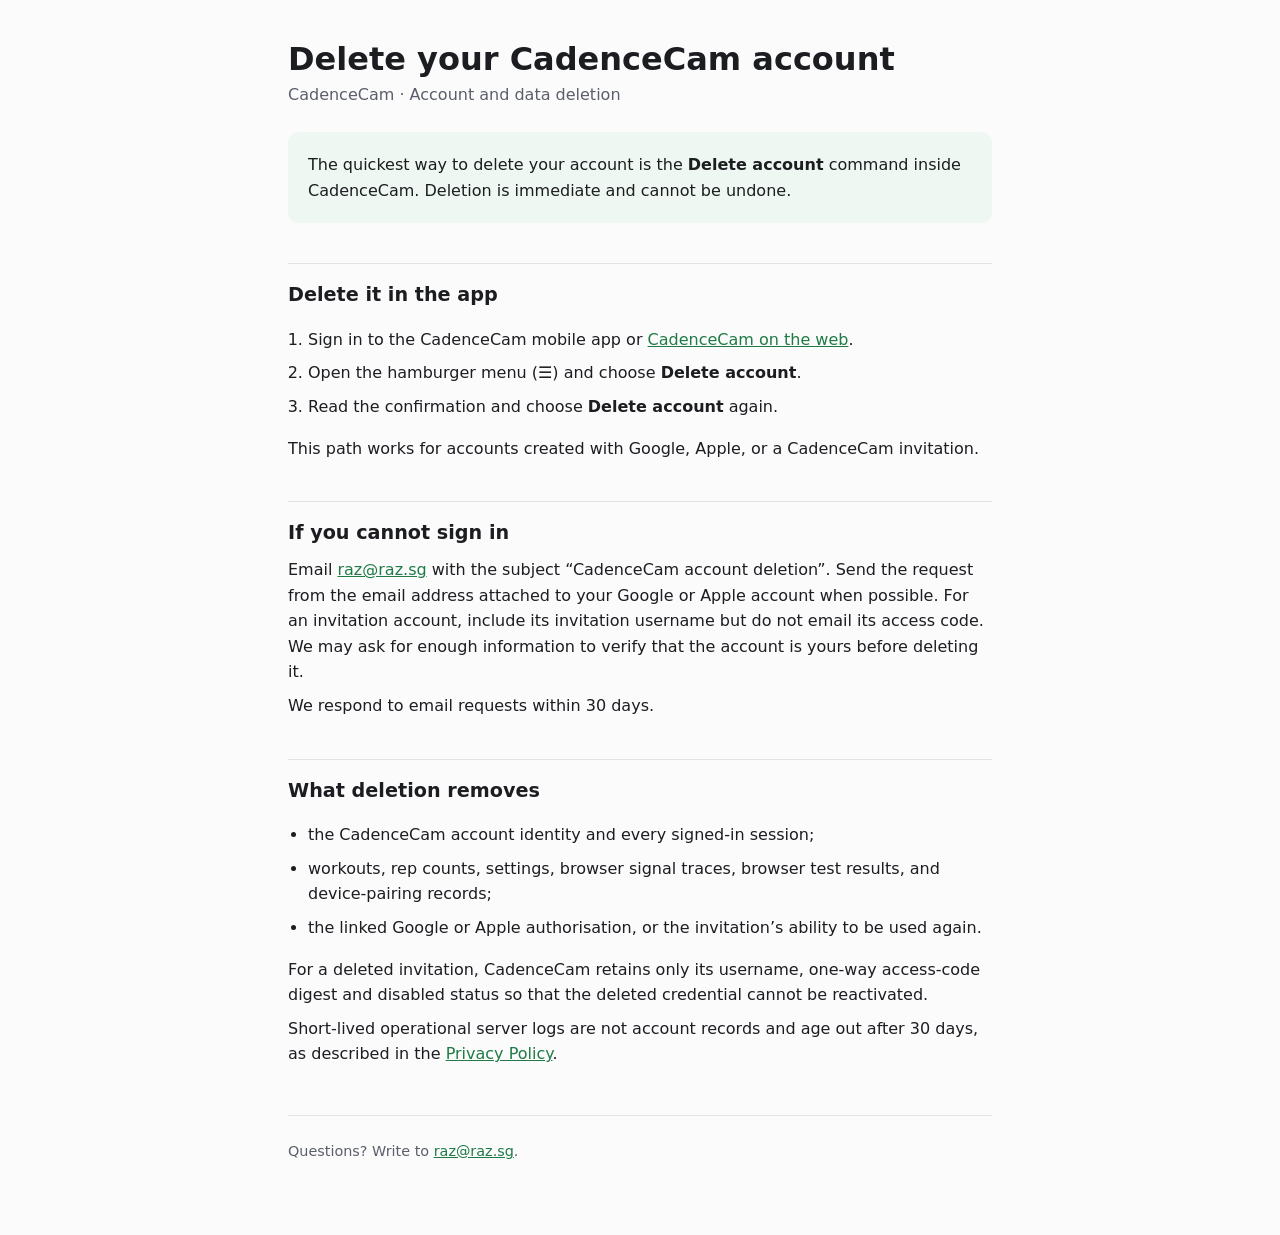
<file: backend/src/main/resources/web/delete-account.html>
<!DOCTYPE html>
<html lang="en">
  <head>
    <meta charset="utf-8" />
    <meta name="viewport" content="width=device-width, initial-scale=1" />
    <title>Delete your CadenceCam account</title>
    <link rel="icon" href="/favicon.ico" sizes="256x256" />
    <!-- This is a public, script-free destination for the account-deletion links required by the app stores. -->
    <style>
      :root {
        color-scheme: light dark;
        --fg: #1c1d21;
        --muted: #5b5f6a;
        --bg: #fbfbfc;
        --rule: #e2e3e8;
        --accent: #1f7a45;
        --note-bg: #eef7f1;
      }
      @media (prefers-color-scheme: dark) {
        :root {
          --fg: #e6e7ea;
          --muted: #a2a5ae;
          --bg: #111315;
          --rule: #2a2d33;
          --accent: #35c46a;
          --note-bg: #16221b;
        }
      }
      body {
        margin: 0;
        background: var(--bg);
        color: var(--fg);
        font: 16px/1.6 system-ui, -apple-system, "Segoe UI", Roboto, sans-serif;
      }
      main { max-width: 44rem; margin: 0 auto; padding: 2.5rem 1.25rem 4rem; }
      h1 { font-size: 2rem; line-height: 1.2; margin: 0 0 0.25rem; }
      h2 { font-size: 1.2rem; margin: 2.5rem 0 0.5rem; padding-top: 1rem; border-top: 1px solid var(--rule); }
      p, li { margin: 0.5rem 0; }
      ol, ul { padding-left: 1.25rem; }
      a { color: var(--accent); }
      .meta { color: var(--muted); margin: 0 0 1.5rem; }
      .summary { background: var(--note-bg); border-radius: 10px; padding: 0.75rem 1.25rem; }
      footer { margin-top: 3rem; padding-top: 1rem; border-top: 1px solid var(--rule); color: var(--muted); font-size: 0.9rem; }
    </style>
  </head>
  <body>
    <main>
      <h1>Delete your CadenceCam account</h1>
      <p class="meta">CadenceCam · Account and data deletion</p>

      <div class="summary">
        <p>The quickest way to delete your account is the <strong>Delete account</strong> command inside CadenceCam.
          Deletion is immediate and cannot be undone.</p>
      </div>

      <h2>Delete it in the app</h2>
      <ol>
        <li>Sign in to the CadenceCam mobile app or <a href="/">CadenceCam on the web</a>.</li>
        <li>Open the hamburger menu (☰) and choose <strong>Delete account</strong>.</li>
        <li>Read the confirmation and choose <strong>Delete account</strong> again.</li>
      </ol>
      <p>This path works for accounts created with Google, Apple, or a CadenceCam invitation.</p>

      <h2>If you cannot sign in</h2>
      <p>Email <a href="mailto:raz@raz.sg?subject=CadenceCam%20account%20deletion">raz@raz.sg</a> with the subject
        “CadenceCam account deletion”. Send the request from the email address attached to your Google or Apple account
        when possible. For an invitation account, include its invitation username but do not email its access code. We
        may ask for enough information to verify that the account is yours before deleting it.</p>
      <p>We respond to email requests within 30 days.</p>

      <h2>What deletion removes</h2>
      <ul>
        <li>the CadenceCam account identity and every signed-in session;</li>
        <li>workouts, rep counts, settings, browser signal traces, browser test results, and device-pairing records;</li>
        <li>the linked Google or Apple authorisation, or the invitation’s ability to be used again.</li>
      </ul>
      <p>For a deleted invitation, CadenceCam retains only its username, one-way access-code digest and disabled status so
        that the deleted credential cannot be reactivated.</p>
      <p>Short-lived operational server logs are not account records and age out after 30 days, as described in the
        <a href="/privacy.html">Privacy Policy</a>.</p>

      <footer>
        <p>Questions? Write to <a href="mailto:raz@raz.sg">raz@raz.sg</a>.</p>
      </footer>
    </main>
  </body>
</html>
</file>
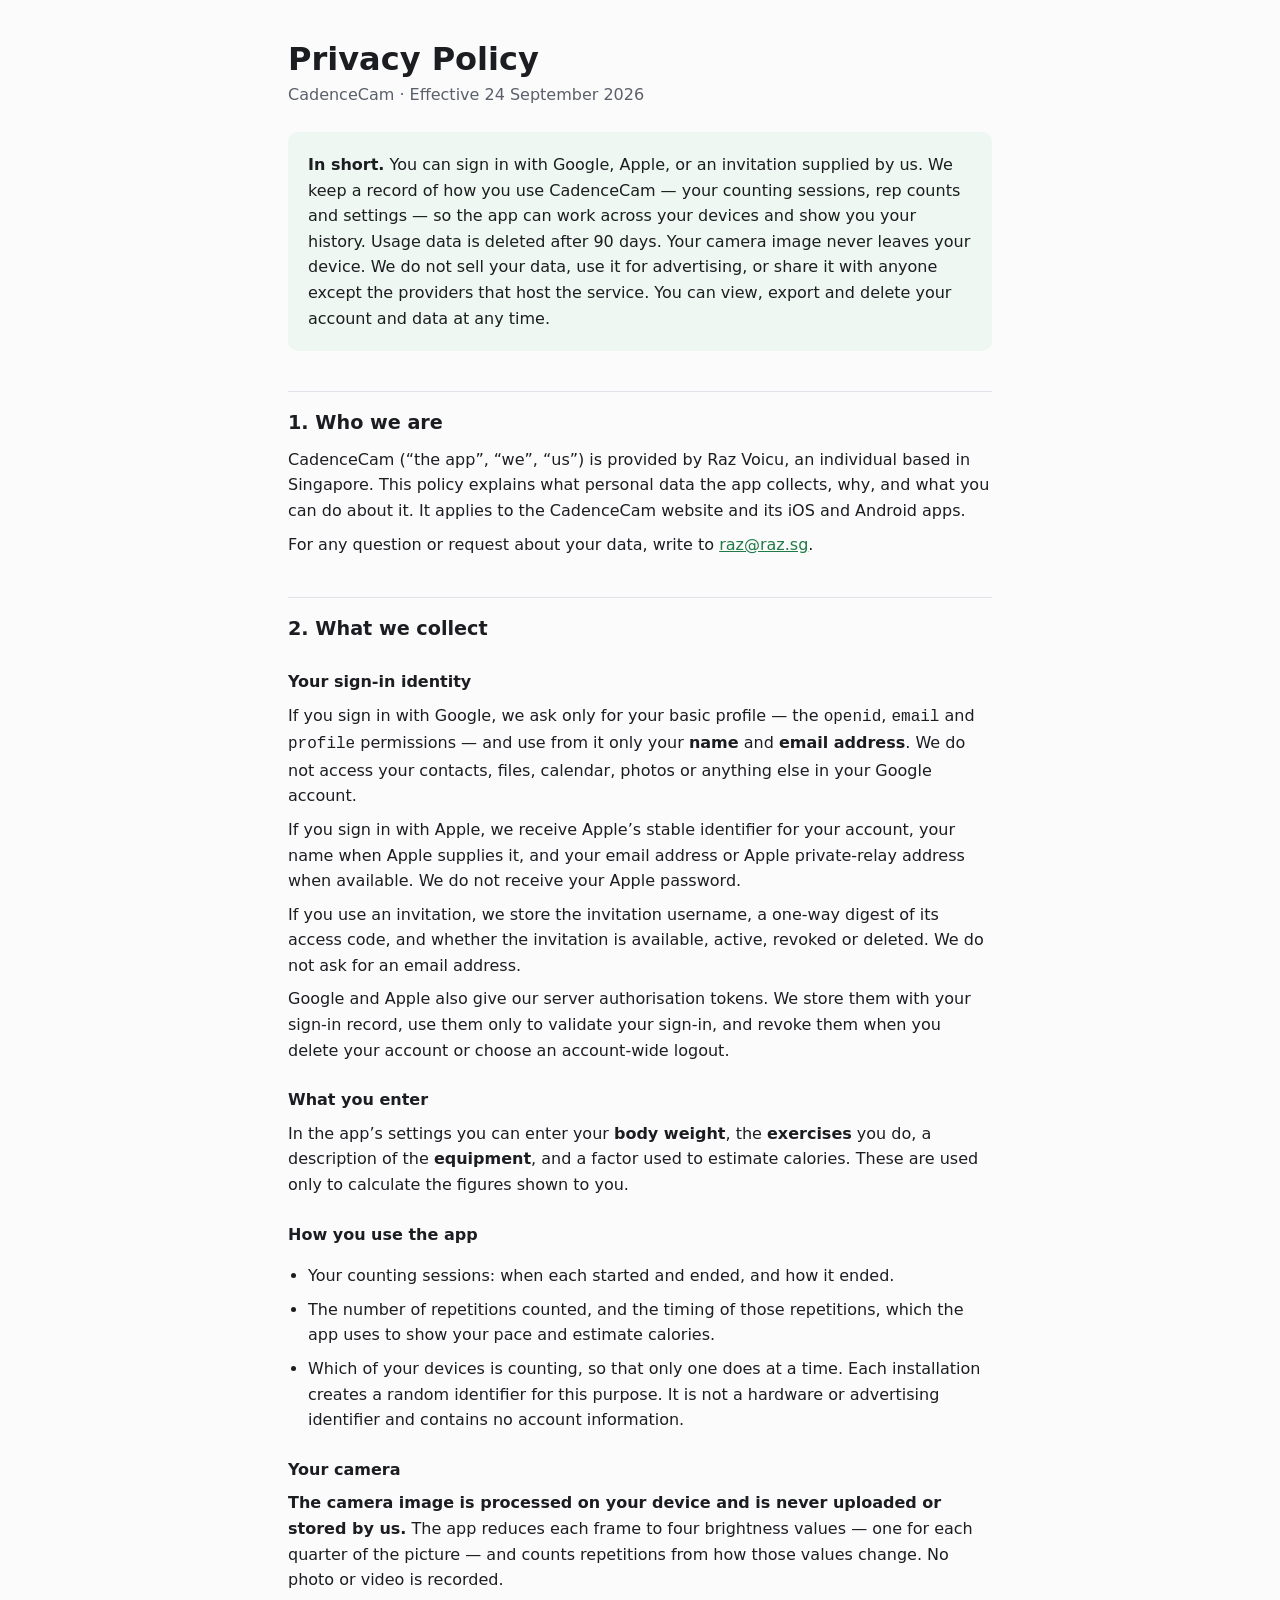
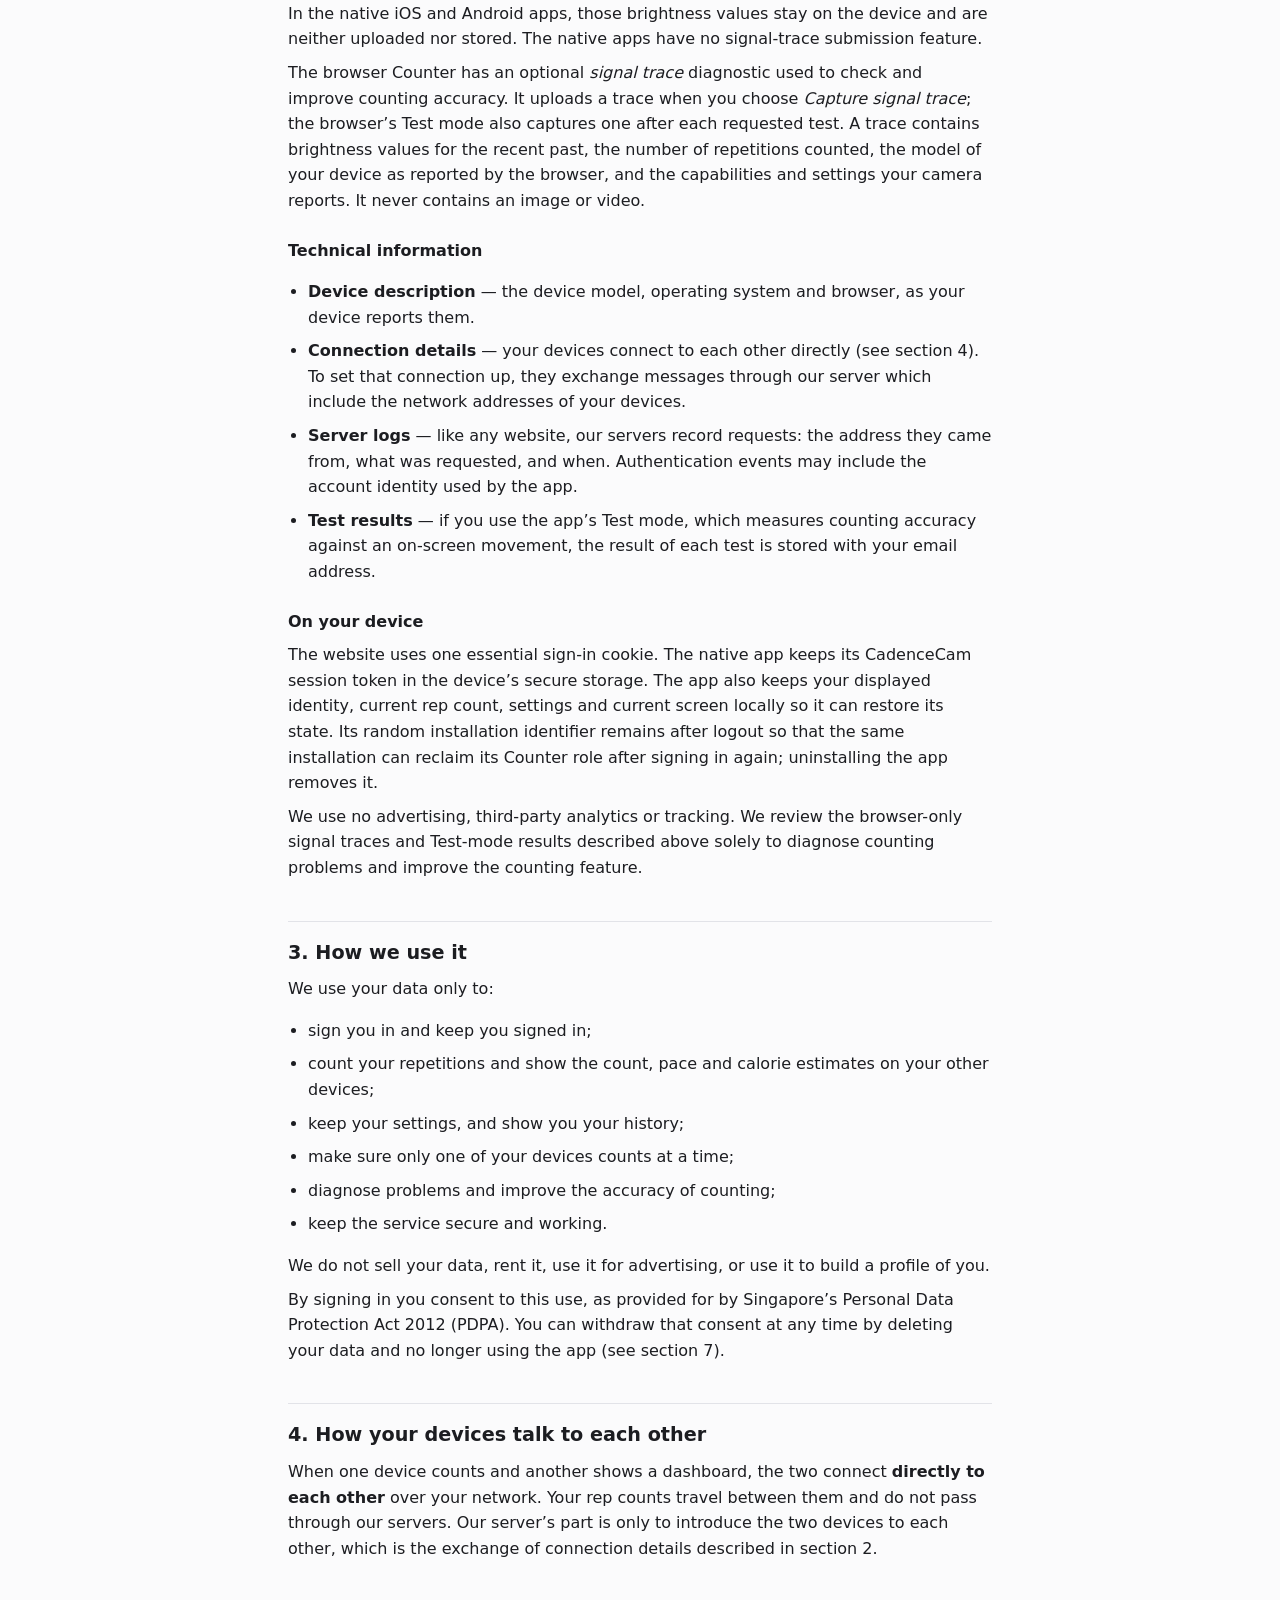
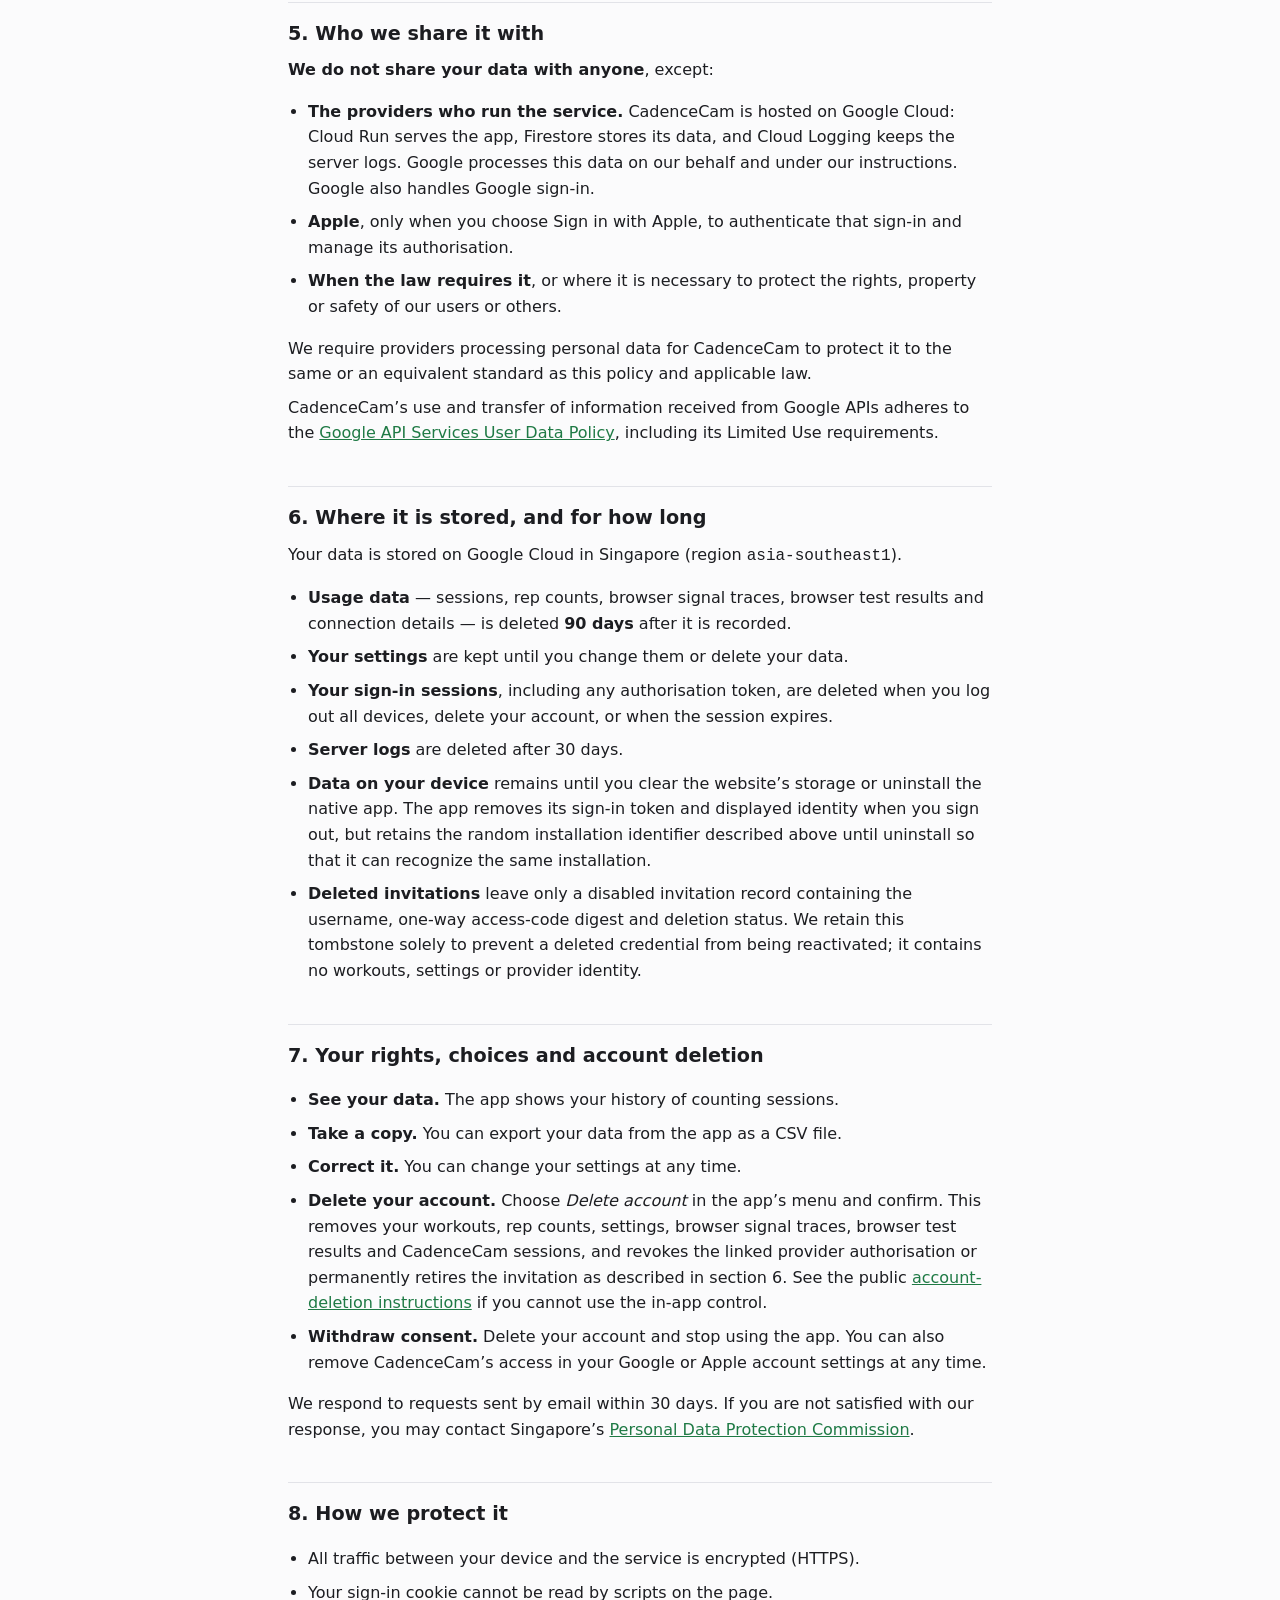
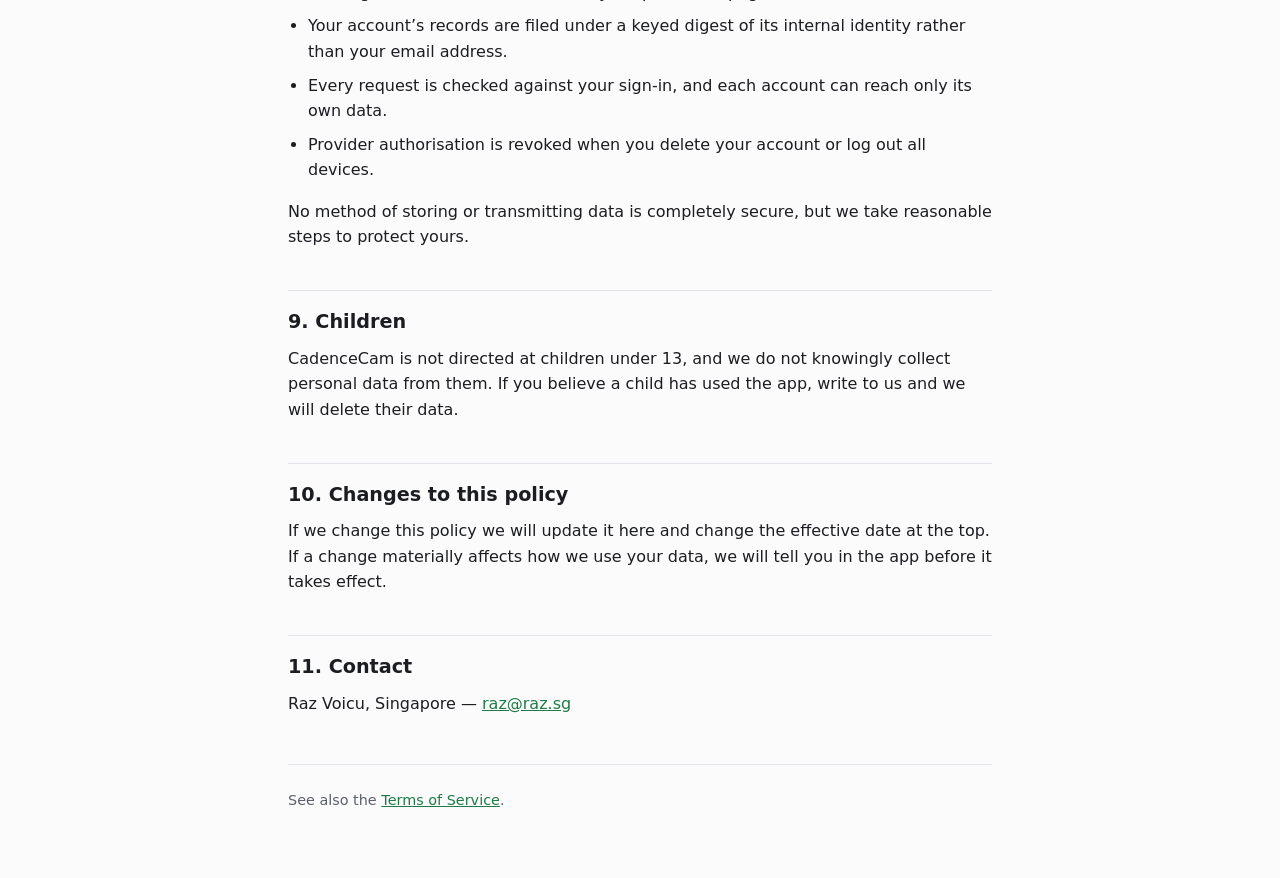
<file: backend/src/main/resources/web/privacy.html>
<!DOCTYPE html>
<html lang="en">
  <head>
    <meta charset="utf-8" />
    <meta name="viewport" content="width=device-width, initial-scale=1" />
    <title>Privacy Policy — CadenceCam</title>
    <link rel="icon" href="/favicon.ico" sizes="256x256" />
    <!-- Self-contained on purpose: no script, no shared stylesheet. This page is read by people deciding whether to
         sign in, and by reviewers who will never sign in, so it must render on its own whatever the app is doing. -->
    <style>
      :root {
        color-scheme: light dark;
        --fg: #1c1d21;
        --muted: #5b5f6a;
        --bg: #fbfbfc;
        --rule: #e2e3e8;
        --accent: #1f7a45;
        --note-bg: #eef7f1;
      }
      @media (prefers-color-scheme: dark) {
        :root {
          --fg: #e6e7ea;
          --muted: #a2a5ae;
          --bg: #111315;
          --rule: #2a2d33;
          --accent: #35c46a;
          --note-bg: #16221b;
        }
      }
      body {
        margin: 0;
        background: var(--bg);
        color: var(--fg);
        font: 16px/1.6 system-ui, -apple-system, "Segoe UI", Roboto, sans-serif;
      }
      main {
        max-width: 44rem;
        margin: 0 auto;
        padding: 2.5rem 1.25rem 4rem;
      }
      h1 { font-size: 2rem; line-height: 1.2; margin: 0 0 0.25rem; }
      h2 { font-size: 1.2rem; margin: 2.5rem 0 0.5rem; padding-top: 1rem; border-top: 1px solid var(--rule); }
      h3 { font-size: 1rem; margin: 1.5rem 0 0.25rem; }
      p, li { margin: 0.5rem 0; }
      ul { padding-left: 1.25rem; }
      a { color: var(--accent); }
      .meta { color: var(--muted); margin: 0 0 1.5rem; }
      .summary { background: var(--note-bg); border-radius: 10px; padding: 0.75rem 1.25rem; }
      footer { margin-top: 3rem; padding-top: 1rem; border-top: 1px solid var(--rule); color: var(--muted); font-size: 0.9rem; }
    </style>
  </head>
  <body>
    <main>
      <h1>Privacy Policy</h1>
      <p class="meta">CadenceCam · Effective 24 September 2026</p>

      <div class="summary">
        <p><strong>In short.</strong> You can sign in with Google, Apple, or an invitation supplied by us. We keep a record of
          how you use CadenceCam — your counting sessions, rep counts and settings — so the app can work across your devices
          and show you your history. Usage data is deleted after 90 days. Your camera image never leaves your device. We do
          not sell your data, use it for advertising, or share it with anyone except the providers that host the service.
          You can view, export and delete your account and data at any time.</p>
      </div>

      <h2>1. Who we are</h2>
      <p>CadenceCam (“the app”, “we”, “us”) is provided by Raz Voicu, an individual based in Singapore. This policy explains
        what personal data the app collects, why, and what you can do about it. It applies to the CadenceCam website and
        its iOS and Android apps.</p>
      <p>For any question or request about your data, write to
        <a href="mailto:raz@raz.sg">raz@raz.sg</a>.</p>

      <h2>2. What we collect</h2>

      <h3>Your sign-in identity</h3>
      <p>If you sign in with Google, we ask only for your basic profile — the <code>openid</code>, <code>email</code> and
        <code>profile</code> permissions — and use from it only your <strong>name</strong> and <strong>email address</strong>.
        We do not access your contacts, files, calendar, photos or anything else in your Google account.</p>
      <p>If you sign in with Apple, we receive Apple’s stable identifier for your account, your name when Apple supplies it,
        and your email address or Apple private-relay address when available. We do not receive your Apple password.</p>
      <p>If you use an invitation, we store the invitation username, a one-way digest of its access code, and whether the
        invitation is available, active, revoked or deleted. We do not ask for an email address.</p>
      <p>Google and Apple also give our server authorisation tokens. We store them with your sign-in record, use them only to
        validate your sign-in, and revoke them when you delete your account or choose an account-wide logout.</p>

      <h3>What you enter</h3>
      <p>In the app’s settings you can enter your <strong>body weight</strong>, the <strong>exercises</strong> you do, a
        description of the <strong>equipment</strong>, and a factor used to estimate calories. These are used only to
        calculate the figures shown to you.</p>

      <h3>How you use the app</h3>
      <ul>
        <li>Your counting sessions: when each started and ended, and how it ended.</li>
        <li>The number of repetitions counted, and the timing of those repetitions, which the app uses to show your pace and
          estimate calories.</li>
        <li>Which of your devices is counting, so that only one does at a time. Each installation creates a random identifier
          for this purpose. It is not a hardware or advertising identifier and contains no account information.</li>
      </ul>

      <h3>Your camera</h3>
      <p><strong>The camera image is processed on your device and is never uploaded or stored by us.</strong> The app reduces
        each frame to four brightness values — one for each quarter of the picture — and counts repetitions from how those
        values change. No photo or video is recorded.</p>
      <p>In the native iOS and Android apps, those brightness values stay on the device and are neither uploaded nor stored.
        The native apps have no signal-trace submission feature.</p>
      <p>The browser Counter has an optional <em>signal trace</em> diagnostic used to check and improve counting accuracy. It
        uploads a trace when you choose <em>Capture signal trace</em>; the browser’s Test mode also captures one after each
        requested test. A trace contains brightness values for the recent past, the number of repetitions counted, the
        model of your device as reported by the browser, and the capabilities and settings your camera reports. It never
        contains an image or video.</p>

      <h3>Technical information</h3>
      <ul>
        <li><strong>Device description</strong> — the device model, operating system and browser, as your device reports them.</li>
        <li><strong>Connection details</strong> — your devices connect to each other directly (see section 4). To set that
          connection up, they exchange messages through our server which include the network addresses of your devices.</li>
        <li><strong>Server logs</strong> — like any website, our servers record requests: the address they came from, what
          was requested, and when. Authentication events may include the account identity used by the app.</li>
        <li><strong>Test results</strong> — if you use the app’s Test mode, which measures counting accuracy against an
          on-screen movement, the result of each test is stored with your email address.</li>
      </ul>

      <h3>On your device</h3>
      <p>The website uses one essential sign-in cookie. The native app keeps its CadenceCam session token in the device’s
        secure storage. The app also keeps your displayed identity, current rep count, settings and current screen locally
        so it can restore its state. Its random installation identifier remains after logout so that the same installation
        can reclaim its Counter role after signing in again; uninstalling the app removes it.</p>
      <p>We use no advertising, third-party analytics or tracking. We review the browser-only signal traces and Test-mode
        results described above solely to diagnose counting problems and improve the counting feature.</p>

      <h2>3. How we use it</h2>
      <p>We use your data only to:</p>
      <ul>
        <li>sign you in and keep you signed in;</li>
        <li>count your repetitions and show the count, pace and calorie estimates on your other devices;</li>
        <li>keep your settings, and show you your history;</li>
        <li>make sure only one of your devices counts at a time;</li>
        <li>diagnose problems and improve the accuracy of counting;</li>
        <li>keep the service secure and working.</li>
      </ul>
      <p>We do not sell your data, rent it, use it for advertising, or use it to build a profile of you.</p>
      <p>By signing in you consent to this use, as provided for by Singapore’s Personal Data Protection Act 2012 (PDPA). You
        can withdraw that consent at any time by deleting your data and no longer using the app (see section 7).</p>

      <h2>4. How your devices talk to each other</h2>
      <p>When one device counts and another shows a dashboard, the two connect <strong>directly to each other</strong> over
        your network. Your rep counts travel between them and do not pass through our servers. Our server’s part is only to
        introduce the two devices to each other, which is the exchange of connection details described in section 2.</p>

      <h2>5. Who we share it with</h2>
      <p><strong>We do not share your data with anyone</strong>, except:</p>
      <ul>
        <li><strong>The providers who run the service.</strong> CadenceCam is hosted on Google Cloud: Cloud Run serves the app,
          Firestore stores its data, and Cloud Logging keeps the server logs. Google processes this data on our behalf and
          under our instructions. Google also handles Google sign-in.</li>
        <li><strong>Apple</strong>, only when you choose Sign in with Apple, to authenticate that sign-in and manage its
          authorisation.</li>
        <li><strong>When the law requires it</strong>, or where it is necessary to protect the rights, property or safety of
          our users or others.</li>
      </ul>
      <p>We require providers processing personal data for CadenceCam to protect it to the same or an equivalent standard
        as this policy and applicable law.</p>
      <p>CadenceCam’s use and transfer of information received from Google APIs adheres to the
        <a href="https://developers.google.com/terms/api-services-user-data-policy">Google API Services User Data Policy</a>,
        including its Limited Use requirements.</p>

      <h2>6. Where it is stored, and for how long</h2>
      <p>Your data is stored on Google Cloud in Singapore (region <code>asia-southeast1</code>).</p>
      <ul>
        <li><strong>Usage data</strong> — sessions, rep counts, browser signal traces, browser test results and connection
          details — is deleted <strong>90 days</strong> after it is recorded.</li>
        <li><strong>Your settings</strong> are kept until you change them or delete your data.</li>
        <li><strong>Your sign-in sessions</strong>, including any authorisation token, are deleted when you log out all
          devices, delete your account, or when the session expires.</li>
        <li><strong>Server logs</strong> are deleted after 30 days.</li>
        <li><strong>Data on your device</strong> remains until you clear the website’s storage or uninstall the native app.
          The app removes its sign-in token and displayed identity when you sign out, but retains the random installation
          identifier described above until uninstall so that it can recognize the same installation.</li>
        <li><strong>Deleted invitations</strong> leave only a disabled invitation record containing the username, one-way
          access-code digest and deletion status. We retain this tombstone solely to prevent a deleted credential from being
          reactivated; it contains no workouts, settings or provider identity.</li>
      </ul>

      <h2 id="account-deletion">7. Your rights, choices and account deletion</h2>
      <ul>
        <li><strong>See your data.</strong> The app shows your history of counting sessions.</li>
        <li><strong>Take a copy.</strong> You can export your data from the app as a CSV file.</li>
        <li><strong>Correct it.</strong> You can change your settings at any time.</li>
        <li><strong>Delete your account.</strong> Choose <em>Delete account</em> in the app’s menu and confirm. This removes
          your workouts, rep counts, settings, browser signal traces, browser test results and CadenceCam sessions, and
          revokes the linked provider authorisation or permanently retires the invitation as described in section 6. See the public
          <a href="/delete-account.html">account-deletion instructions</a> if you cannot use the in-app control.</li>
        <li><strong>Withdraw consent.</strong> Delete your account and stop using the app. You can also remove CadenceCam’s
          access in your Google or Apple account settings at any time.</li>
      </ul>
      <p>We respond to requests sent by email within 30 days. If you are not satisfied with our response, you may contact
        Singapore’s <a href="https://www.pdpc.gov.sg/">Personal Data Protection Commission</a>.</p>

      <h2>8. How we protect it</h2>
      <ul>
        <li>All traffic between your device and the service is encrypted (HTTPS).</li>
        <li>Your sign-in cookie cannot be read by scripts on the page.</li>
        <li>Your account’s records are filed under a keyed digest of its internal identity rather than your email address.</li>
        <li>Every request is checked against your sign-in, and each account can reach only its own data.</li>
        <li>Provider authorisation is revoked when you delete your account or log out all devices.</li>
      </ul>
      <p>No method of storing or transmitting data is completely secure, but we take reasonable steps to protect yours.</p>

      <h2>9. Children</h2>
      <p>CadenceCam is not directed at children under 13, and we do not knowingly collect personal data from them. If you
        believe a child has used the app, write to us and we will delete their data.</p>

      <h2>10. Changes to this policy</h2>
      <p>If we change this policy we will update it here and change the effective date at the top. If a change materially
        affects how we use your data, we will tell you in the app before it takes effect.</p>

      <h2>11. Contact</h2>
      <p>Raz Voicu, Singapore — <a href="mailto:raz@raz.sg">raz@raz.sg</a></p>

      <footer>
        <p>See also the <a href="/tos.html">Terms of Service</a>.</p>
      </footer>
    </main>
  </body>
</html>
</file>
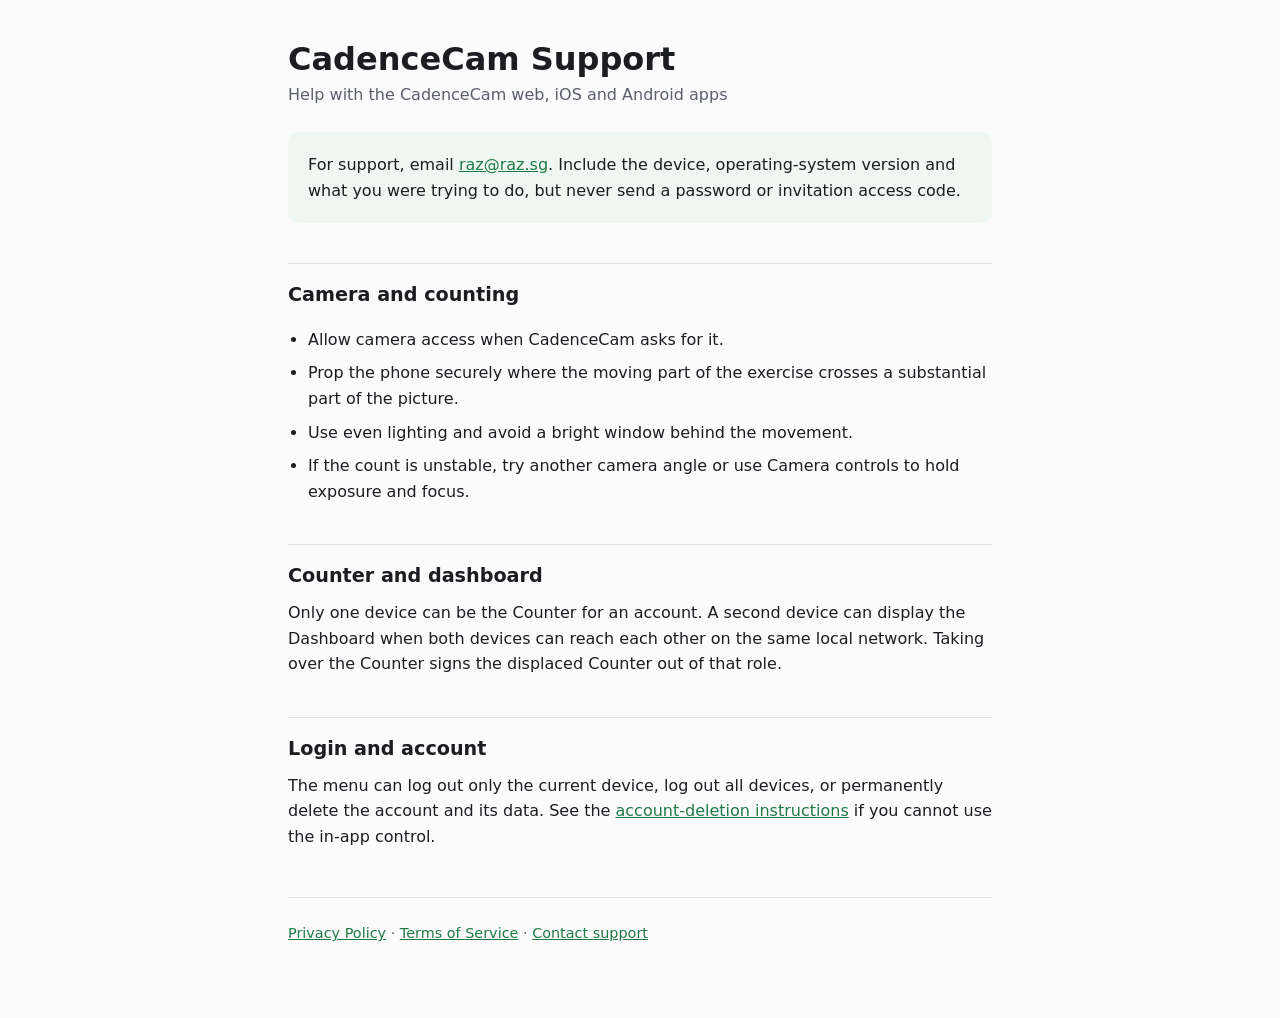
<file: backend/src/main/resources/web/support.html>
<!DOCTYPE html>
<html lang="en">
  <head>
    <meta charset="utf-8" />
    <meta name="viewport" content="width=device-width, initial-scale=1" />
    <title>CadenceCam Support</title>
    <link rel="icon" href="/favicon.ico" sizes="256x256" />
    <!-- Self-contained so support remains reachable when the application itself cannot load. -->
    <style>
      :root {
        color-scheme: light dark;
        --fg: #1c1d21;
        --muted: #5b5f6a;
        --bg: #fbfbfc;
        --rule: #e2e3e8;
        --accent: #1f7a45;
        --note-bg: #eef7f1;
      }
      @media (prefers-color-scheme: dark) {
        :root {
          --fg: #e6e7ea;
          --muted: #a2a5ae;
          --bg: #111315;
          --rule: #2a2d33;
          --accent: #35c46a;
          --note-bg: #16221b;
        }
      }
      body { margin: 0; background: var(--bg); color: var(--fg); font: 16px/1.6 system-ui, -apple-system, "Segoe UI", Roboto, sans-serif; }
      main { max-width: 44rem; margin: 0 auto; padding: 2.5rem 1.25rem 4rem; }
      h1 { font-size: 2rem; line-height: 1.2; margin: 0 0 0.25rem; }
      h2 { font-size: 1.2rem; margin: 2.5rem 0 0.5rem; padding-top: 1rem; border-top: 1px solid var(--rule); }
      p, li { margin: 0.5rem 0; }
      ul { padding-left: 1.25rem; }
      a { color: var(--accent); }
      .meta { color: var(--muted); margin: 0 0 1.5rem; }
      .summary { background: var(--note-bg); border-radius: 10px; padding: 0.75rem 1.25rem; }
      footer { margin-top: 3rem; padding-top: 1rem; border-top: 1px solid var(--rule); color: var(--muted); font-size: 0.9rem; }
    </style>
  </head>
  <body>
    <main>
      <h1>CadenceCam Support</h1>
      <p class="meta">Help with the CadenceCam web, iOS and Android apps</p>

      <div class="summary">
        <p>For support, email <a href="mailto:raz@raz.sg?subject=CadenceCam%20support">raz@raz.sg</a>. Include the device,
          operating-system version and what you were trying to do, but never send a password or invitation access code.</p>
      </div>

      <h2>Camera and counting</h2>
      <ul>
        <li>Allow camera access when CadenceCam asks for it.</li>
        <li>Prop the phone securely where the moving part of the exercise crosses a substantial part of the picture.</li>
        <li>Use even lighting and avoid a bright window behind the movement.</li>
        <li>If the count is unstable, try another camera angle or use Camera controls to hold exposure and focus.</li>
      </ul>

      <h2>Counter and dashboard</h2>
      <p>Only one device can be the Counter for an account. A second device can display the Dashboard when both devices can
        reach each other on the same local network. Taking over the Counter signs the displaced Counter out of that role.</p>

      <h2>Login and account</h2>
      <p>The menu can log out only the current device, log out all devices, or permanently delete the account and its data.
        See the <a href="/delete-account.html">account-deletion instructions</a> if you cannot use the in-app control.</p>

      <footer>
        <p><a href="/privacy.html">Privacy Policy</a> · <a href="/tos.html">Terms of Service</a> ·
          <a href="mailto:raz@raz.sg">Contact support</a></p>
      </footer>
    </main>
  </body>
</html>
</file>
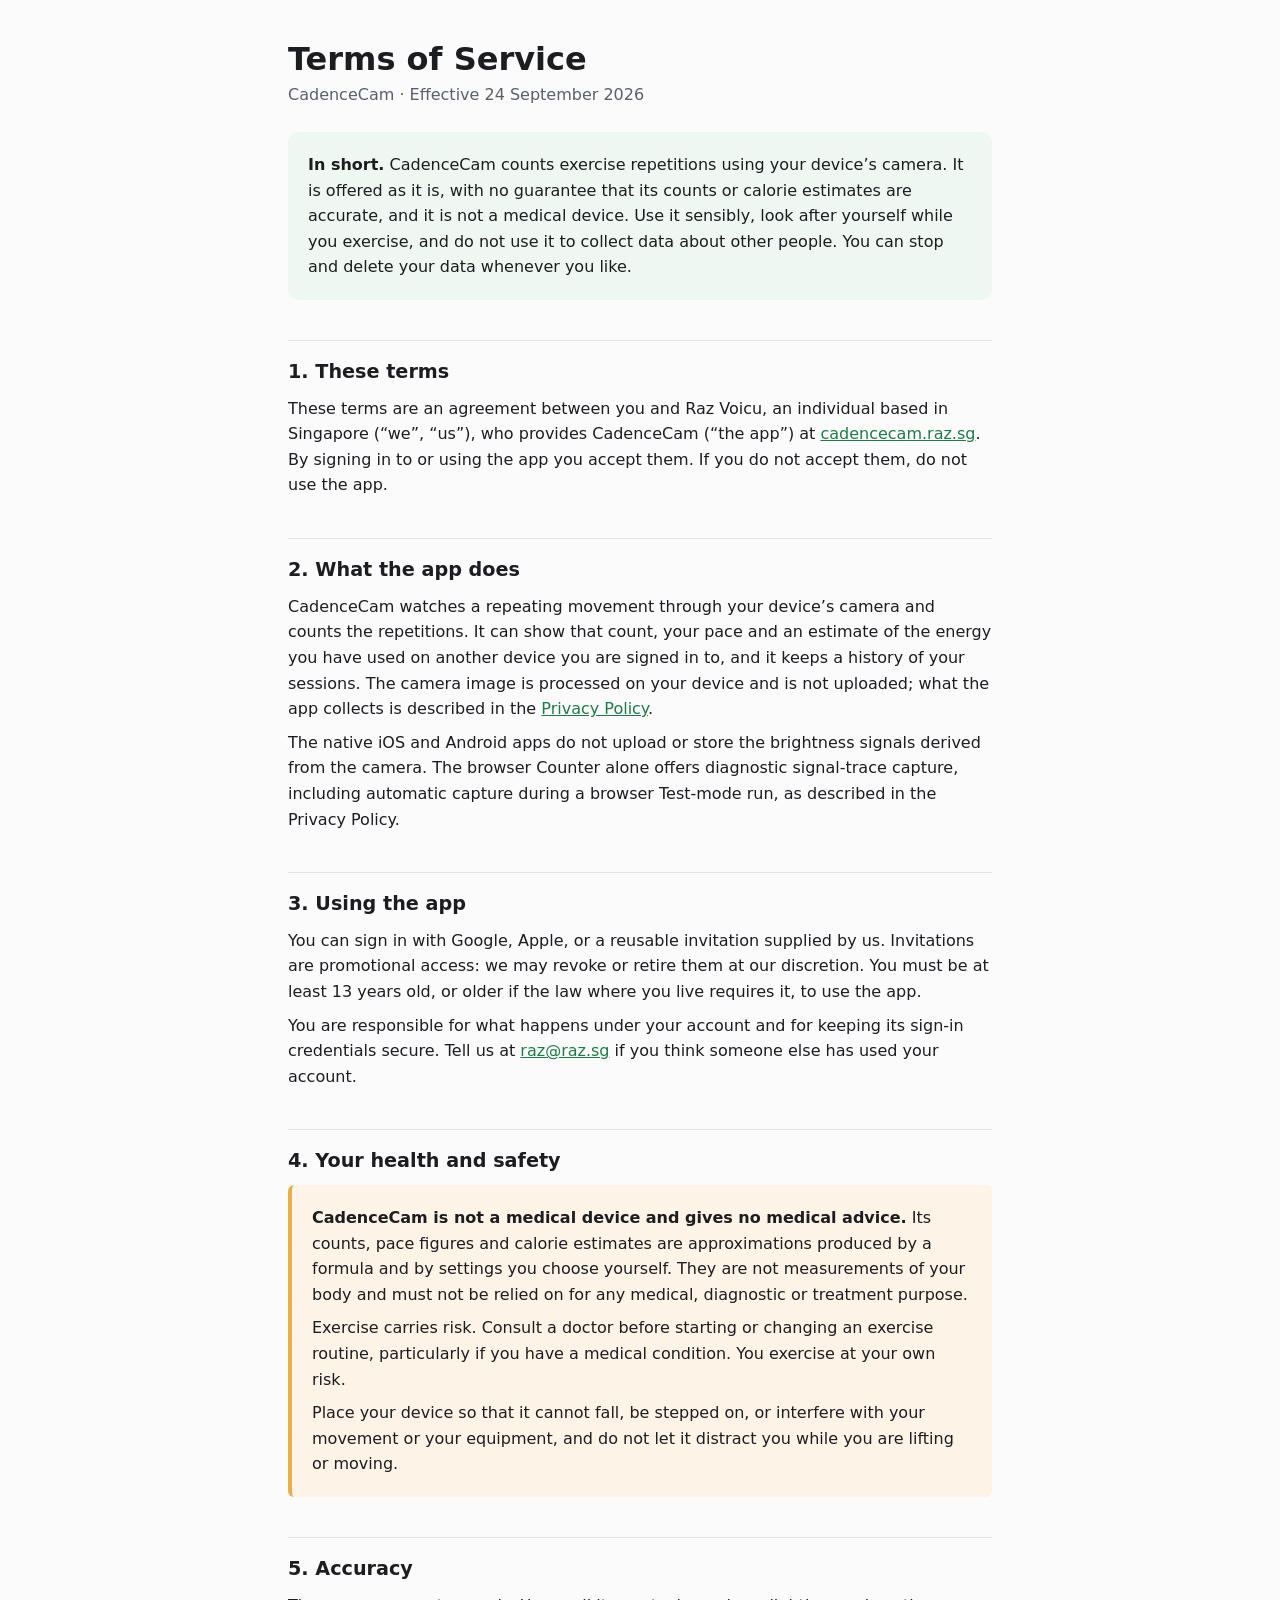
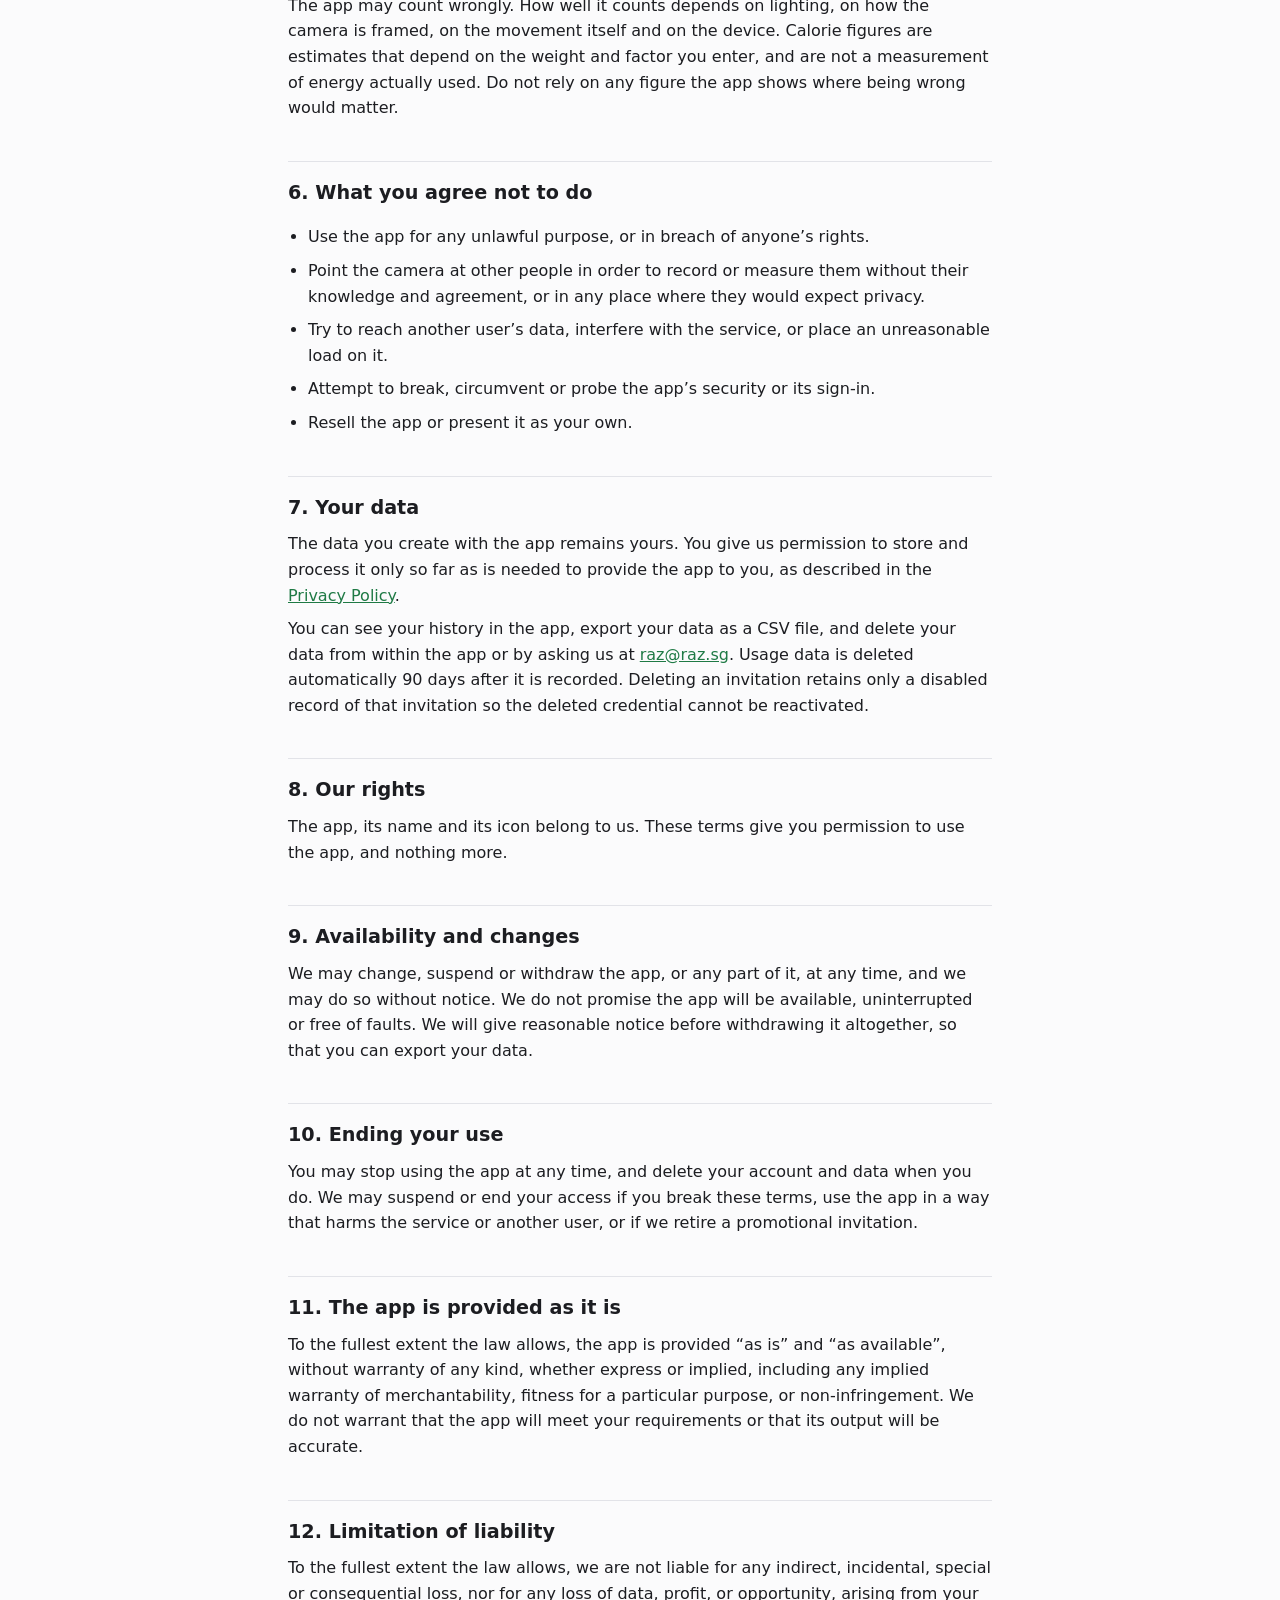
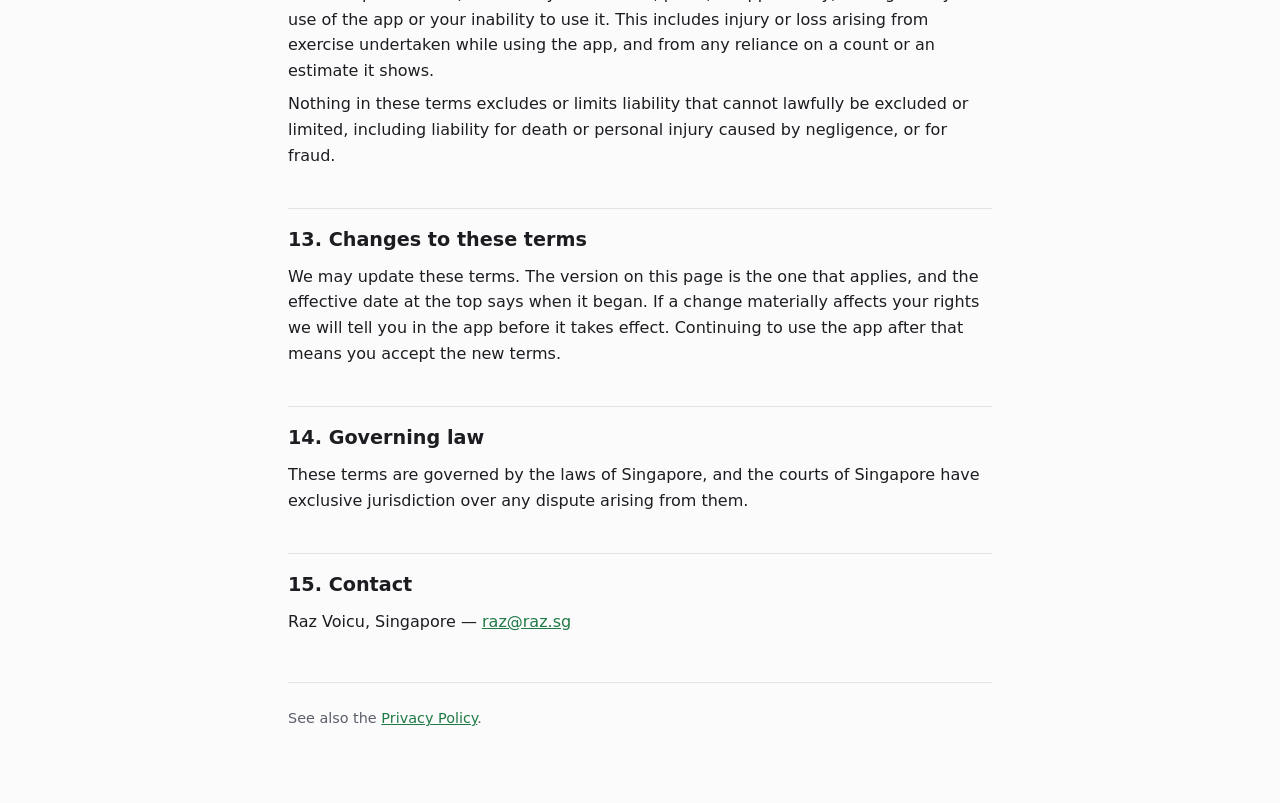
<file: backend/src/main/resources/web/tos.html>
<!DOCTYPE html>
<html lang="en">
  <head>
    <meta charset="utf-8" />
    <meta name="viewport" content="width=device-width, initial-scale=1" />
    <title>Terms of Service — CadenceCam</title>
    <link rel="icon" href="/favicon.ico" sizes="256x256" />
    <!-- Self-contained on purpose: no script, no shared stylesheet. This page is read by people deciding whether to
         sign in, and by reviewers who will never sign in, so it must render on its own whatever the app is doing. -->
    <style>
      :root {
        color-scheme: light dark;
        --fg: #1c1d21;
        --muted: #5b5f6a;
        --bg: #fbfbfc;
        --rule: #e2e3e8;
        --accent: #1f7a45;
        --note-bg: #eef7f1;
        --warn-bg: #fdf3e6;
        --warn-rule: #e8b04b;
      }
      @media (prefers-color-scheme: dark) {
        :root {
          --fg: #e6e7ea;
          --muted: #a2a5ae;
          --bg: #111315;
          --rule: #2a2d33;
          --accent: #35c46a;
          --note-bg: #16221b;
          --warn-bg: #241d10;
          --warn-rule: #e8b04b;
        }
      }
      body {
        margin: 0;
        background: var(--bg);
        color: var(--fg);
        font: 16px/1.6 system-ui, -apple-system, "Segoe UI", Roboto, sans-serif;
      }
      main {
        max-width: 44rem;
        margin: 0 auto;
        padding: 2.5rem 1.25rem 4rem;
      }
      h1 { font-size: 2rem; line-height: 1.2; margin: 0 0 0.25rem; }
      h2 { font-size: 1.2rem; margin: 2.5rem 0 0.5rem; padding-top: 1rem; border-top: 1px solid var(--rule); }
      p, li { margin: 0.5rem 0; }
      ul { padding-left: 1.25rem; }
      a { color: var(--accent); }
      .meta { color: var(--muted); margin: 0 0 1.5rem; }
      .summary { background: var(--note-bg); border-radius: 10px; padding: 0.75rem 1.25rem; }
      .warning { background: var(--warn-bg); border-left: 4px solid var(--warn-rule); border-radius: 6px; padding: 0.75rem 1.25rem; }
      footer { margin-top: 3rem; padding-top: 1rem; border-top: 1px solid var(--rule); color: var(--muted); font-size: 0.9rem; }
    </style>
  </head>
  <body>
    <main>
      <h1>Terms of Service</h1>
      <p class="meta">CadenceCam · Effective 24 September 2026</p>

      <div class="summary">
        <p><strong>In short.</strong> CadenceCam counts exercise repetitions using your device’s camera. It is offered as it
          is, with no guarantee that its counts or calorie estimates are accurate, and it is not a medical device. Use it
          sensibly, look after yourself while you exercise, and do not use it to collect data about other people. You can
          stop and delete your data whenever you like.</p>
      </div>

      <h2>1. These terms</h2>
      <p>These terms are an agreement between you and Raz Voicu, an individual based in Singapore (“we”, “us”), who provides
        CadenceCam (“the app”) at <a href="https://cadencecam.raz.sg/">cadencecam.raz.sg</a>. By signing in to or using the
        app you accept them. If you do not accept them, do not use the app.</p>

      <h2>2. What the app does</h2>
      <p>CadenceCam watches a repeating movement through your device’s camera and counts the repetitions. It can show that
        count, your pace and an estimate of the energy you have used on another device you are signed in to, and it keeps a
        history of your sessions. The camera image is processed on your device and is not uploaded; what the app collects is
        described in the <a href="/privacy.html">Privacy Policy</a>.</p>
      <p>The native iOS and Android apps do not upload or store the brightness signals derived from the camera. The browser
        Counter alone offers diagnostic signal-trace capture, including automatic capture during a browser Test-mode run,
        as described in the Privacy Policy.</p>

      <h2>3. Using the app</h2>
      <p>You can sign in with Google, Apple, or a reusable invitation supplied by us. Invitations are promotional access:
        we may revoke or retire them at our discretion. You must be at least 13 years old, or older if the law where you
        live requires it, to use the app.</p>
      <p>You are responsible for what happens under your account and for keeping its sign-in credentials secure. Tell us at
        <a href="mailto:raz@raz.sg">raz@raz.sg</a> if you think someone else has used your account.</p>

      <h2>4. Your health and safety</h2>
      <div class="warning">
        <p><strong>CadenceCam is not a medical device and gives no medical advice.</strong> Its counts, pace figures and
          calorie estimates are approximations produced by a formula and by settings you choose yourself. They are not
          measurements of your body and must not be relied on for any medical, diagnostic or treatment purpose.</p>
        <p>Exercise carries risk. Consult a doctor before starting or changing an exercise routine, particularly if you have
          a medical condition. You exercise at your own risk.</p>
        <p>Place your device so that it cannot fall, be stepped on, or interfere with your movement or your equipment, and do
          not let it distract you while you are lifting or moving.</p>
      </div>

      <h2>5. Accuracy</h2>
      <p>The app may count wrongly. How well it counts depends on lighting, on how the camera is framed, on the movement
        itself and on the device. Calorie figures are estimates that depend on the weight and factor you enter, and are not a
        measurement of energy actually used. Do not rely on any figure the app shows where being wrong would matter.</p>

      <h2>6. What you agree not to do</h2>
      <ul>
        <li>Use the app for any unlawful purpose, or in breach of anyone’s rights.</li>
        <li>Point the camera at other people in order to record or measure them without their knowledge and agreement, or in
          any place where they would expect privacy.</li>
        <li>Try to reach another user’s data, interfere with the service, or place an unreasonable load on it.</li>
        <li>Attempt to break, circumvent or probe the app’s security or its sign-in.</li>
        <li>Resell the app or present it as your own.</li>
      </ul>

      <h2>7. Your data</h2>
      <p>The data you create with the app remains yours. You give us permission to store and process it only so far as is
        needed to provide the app to you, as described in the <a href="/privacy.html">Privacy Policy</a>.</p>
      <p>You can see your history in the app, export your data as a CSV file, and delete your data from within the app or by
        asking us at <a href="mailto:raz@raz.sg">raz@raz.sg</a>. Usage data is deleted automatically 90 days after it is
        recorded. Deleting an invitation retains only a disabled record of that invitation so the deleted credential cannot
        be reactivated.</p>

      <h2>8. Our rights</h2>
      <p>The app, its name and its icon belong to us. These terms give you permission to use the app, and nothing more.</p>

      <h2>9. Availability and changes</h2>
      <p>We may change, suspend or withdraw the app, or any part of it, at any time, and we may do so without notice. We do
        not promise the app will be available, uninterrupted or free of faults. We will give reasonable notice before
        withdrawing it altogether, so that you can export your data.</p>

      <h2>10. Ending your use</h2>
      <p>You may stop using the app at any time, and delete your account and data when you do. We may suspend or end your
        access if you break these terms, use the app in a way that harms the service or another user, or if we retire a
        promotional invitation.</p>

      <h2>11. The app is provided as it is</h2>
      <p>To the fullest extent the law allows, the app is provided “as is” and “as available”, without warranty of any kind,
        whether express or implied, including any implied warranty of merchantability, fitness for a particular purpose, or
        non-infringement. We do not warrant that the app will meet your requirements or that its output will be accurate.</p>

      <h2>12. Limitation of liability</h2>
      <p>To the fullest extent the law allows, we are not liable for any indirect, incidental, special or consequential loss,
        nor for any loss of data, profit, or opportunity, arising from your use of the app or your inability to use it. This
        includes injury or loss arising from exercise undertaken while using the app, and from any reliance on a count or an
        estimate it shows.</p>
      <p>Nothing in these terms excludes or limits liability that cannot lawfully be excluded or limited, including liability
        for death or personal injury caused by negligence, or for fraud.</p>

      <h2>13. Changes to these terms</h2>
      <p>We may update these terms. The version on this page is the one that applies, and the effective date at the top says
        when it began. If a change materially affects your rights we will tell you in the app before it takes effect.
        Continuing to use the app after that means you accept the new terms.</p>

      <h2>14. Governing law</h2>
      <p>These terms are governed by the laws of Singapore, and the courts of Singapore have exclusive jurisdiction over any
        dispute arising from them.</p>

      <h2>15. Contact</h2>
      <p>Raz Voicu, Singapore — <a href="mailto:raz@raz.sg">raz@raz.sg</a></p>

      <footer>
        <p>See also the <a href="/privacy.html">Privacy Policy</a>.</p>
      </footer>
    </main>
  </body>
</html>
</file>
